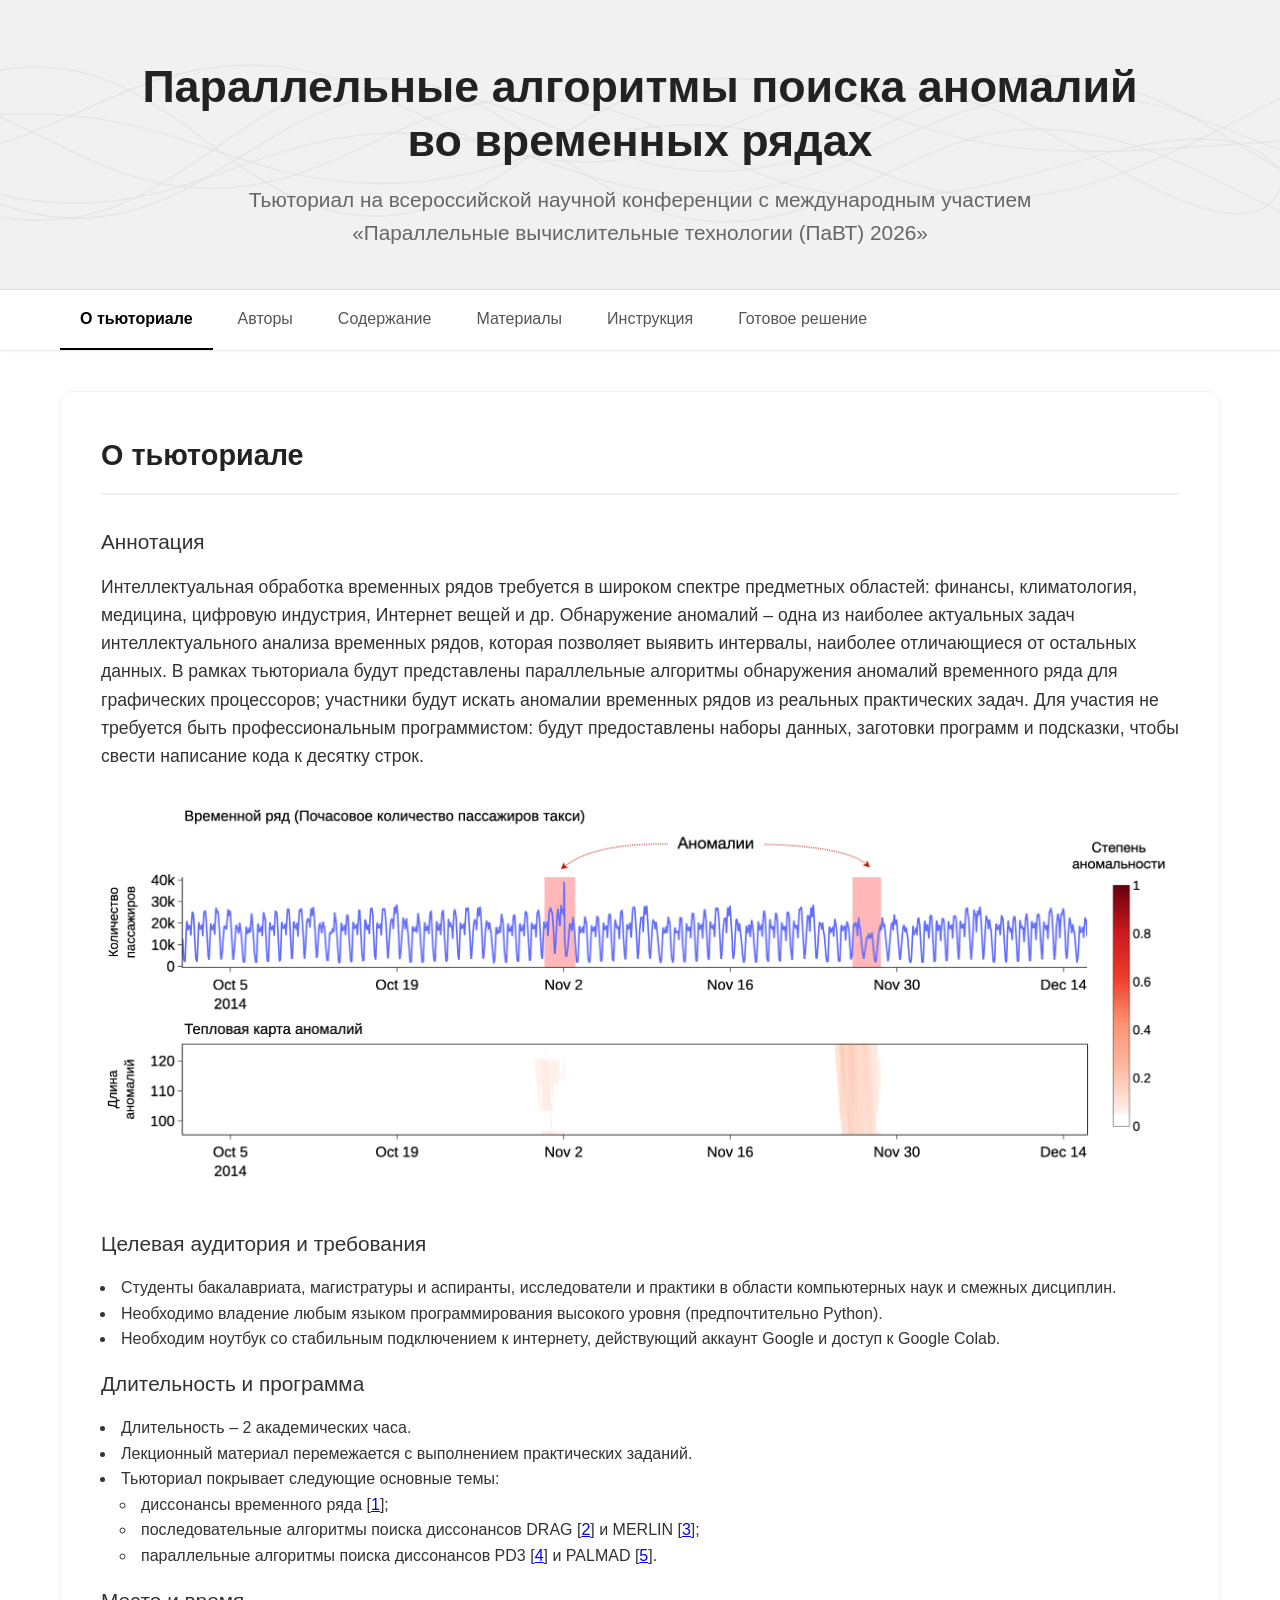
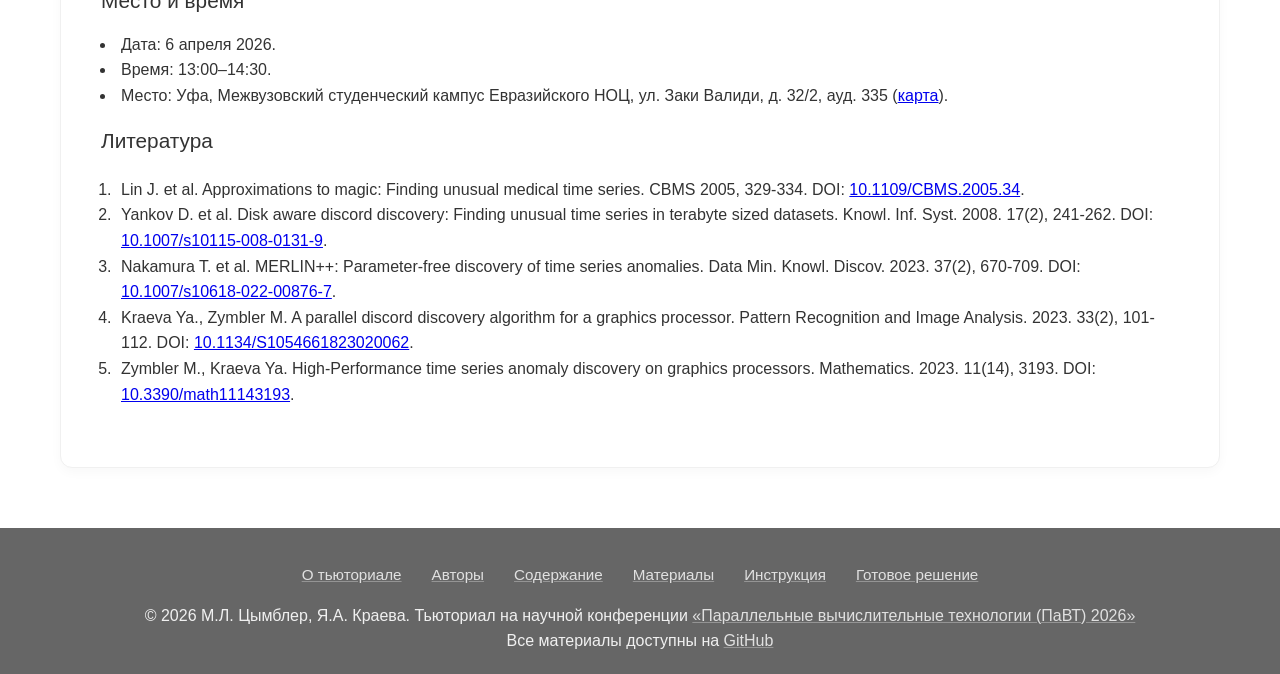
<file: docs/index.html>
<!DOCTYPE html>
<html lang="ru">
<head>
    <meta charset="UTF-8">
    <meta name="viewport" content="width=device-width, initial-scale=0.8">
    <title>О тьюториале | Поиск аномалий во временных рядах | ПаВТ-2026</title>
    <link rel="stylesheet" href="css/style.css">
</head>
<body>
    <!--<div class="container">-->
        <!-- Шапка -->
        <header class="header">
            <div class="header-content">
                <div class="header-text">
                    <h1>Параллельные алгоритмы поиска аномалий во&nbsp;временных рядах</h1>
                    <div class="subtitle" style="font-size: 1.3em; color: #666;">
                        Тьюториал на <a href="https://xn--80ae1bo.xn--p1ai/2026/" style="color: #666; text-decoration: none;">всероссийской научной конференции с международным участием <br> «Параллельные вычислительные технологии (ПаВТ) 2026»</a>
                    </div>
                </div>    
            </div>
        </header>

        <!-- Навигация -->
        <div class="nav-wrapper">
            <nav class="nav-menu">
                <a href="index.html" class="nav-item active">О тьюториале</a>
                    <a href="speakers.html" class="nav-item">Авторы</a>
                    <a href="content.html" class="nav-item">Содержание</a>
                    <a href="materials.html" class="nav-item">Материалы</a>
                    <a href="instruction.html" class="nav-item">Инструкция</a>
                    <a href="solution.html" class="nav-item">Готовое решение</a>
                </nav>
            </nav>
        </div>

        <!-- Контент -->
        <main class="main-content">
            <div class="content">
            <h1 class="page-title">О тьюториале</h1>
            
            <!--<div class="card">-->
            <h2>Аннотация</h2>
            <p style="font-size: 1.1em; margin-bottom: 20px;">
                Интеллектуальная обработка временных рядов требуется в широком спектре предметных областей: финансы, климатология, медицина, цифровую индустрия, Интернет вещей и др. Обнаружение аномалий – одна из наиболее актуальных задач интеллектуального анализа временных рядов, которая позволяет выявить интервалы, наиболее отличающиеся от остальных данных. В рамках тьюториала будут представлены параллельные алгоритмы обнаружения аномалий временного ряда для графических процессоров; участники будут искать аномалии временных рядов из реальных практических задач. Для участия не требуется быть профессиональным программистом: будут предоставлены наборы данных, заготовки программ и подсказки, чтобы свести написание кода к десятку строк.
            </p>
            <!--</div>-->

             <div class="image-gallery">
                <div class="gallery-item">
                    <img src="./img/task.png" alt="Задача поиска аномалий">
                </div>
            </div>
            

            <h2>Целевая аудитория и требования</h2>
            <p style="font-size: 1.1em;">
                <ul style="margin-left: 15px;">
                    <li>Студенты бакалавриата, магистратуры и аспиранты, исследователи и практики в области компьютерных наук и смежных дисциплин.</li>
                    <li>Необходимо владение любым языком программирования высокого уровня (предпочтительно Python).</li>
                    <li>Необходим ноутбук со стабильным подключением к интернету, действующий аккаунт Google и доступ к Google Colab.</li>
                </ul>
            </p>


            <h2>Длительность и программа</h2>
            <p style="font-size: 1.1em;">
                <ul style="margin-left: 15px;">
                    <li>Длительность – 2 академических часа.</li>
                    <li>Лекционный материал перемежается с выполнением практических заданий.</li>
                    <li>Тьюториал покрывает следующие основные темы: 
                        <ul style="margin-left: 15px;">
                            <li>диссонансы временного ряда [<a href="https://doi.org/10.1109/CBMS.2005.34">1</a>];</li>
                            <li>последовательные алгоритмы поиска диссонансов DRAG [<a href="https://doi.org/10.1007/s10115-008-0131-9">2</a>] и MERLIN [<a href="https://doi.org/10.1007/s10618-022-00876-7">3</a>];</li>
                            <li>параллельные алгоритмы поиска диссонансов PD3 [<a href="https://doi.org/10.1134/S1054661823020062">4</a>] и PALMAD [<a href="https://doi.org/10.3390/math11143193">5</a>].</li>
                        </ul>
                </ul>
            </p>

            
            <h2>Место и время</h2>
             <!--<div class="meta-info">-->
            <p style="font-size: 1.1em;">
                <ul style="margin-left: 15px;">
                    <li>Дата: 6 апреля 2026.</li>
                    <li>Время: 13:00–14:30.</li>
                    <li>Место: Уфа, Межвузовский студенческий кампус Евразийского НОЦ, ул. Заки Валиди, д. 32/2, ауд. 335 (<a href="https://yandex.ru/maps/-/CPA3f0-u">карта</a>).</li>
                </ul>
            </p>
            <!--</div>-->

            <h2>Литература</h2>
            <div class="grid-2">
                <ol style="margin-left: 15px;">
                    <li>Lin J. et al. Approximations to magic: Finding unusual medical time series. CBMS 2005, 329-334. DOI: <a href="https://doi.org/10.1109/CBMS.2005.34">10.1109/CBMS.2005.34</a>.</li>
                    <li>Yankov D. et al. Disk aware discord discovery: Finding unusual time series in terabyte sized datasets. Knowl. Inf. Syst. 2008. 17(2), 241-262. DOI: <a href="https://doi.org/10.1007/s10115-008-0131-9">10.1007/s10115-008-0131-9</a>.</li>
                    <li>Nakamura T. et al. MERLIN++: Parameter-free discovery of time series anomalies. Data Min. Knowl. Discov. 2023. 37(2), 670-709. DOI: <a href="https://doi.org/10.1007/s10618-022-00876-7">10.1007/s10618-022-00876-7</a>.</li>
                    <li>Kraeva Ya., Zymbler M. A parallel discord discovery algorithm for a graphics processor. Pattern Recognition and Image Analysis. 2023. 33(2), 101-112. DOI: <a href="https://doi.org/10.1134/S1054661823020062">10.1134/S1054661823020062</a>.</li>
                    <li>Zymbler M., Kraeva Ya. High-Performance time series anomaly discovery on graphics processors. Mathematics. 2023. 11(14), 3193. DOI: <a href="https://doi.org/10.3390/math11143193">10.3390/math11143193</a>.</li>
                </ol>
            </div>
        </div>
        </main>

        <!-- Футер -->
        <footer class="footer">
            <div class="footer-content">
                <div class="footer-links">
                    <a href="index.html">О тьюториале</a>
                    <a href="speakers.html">Авторы</a>
                    <a href="content.html">Содержание</a>
                    <a href="materials.html">Материалы</a>
                    <a href="instruction.html">Инструкция</a>
                    <a href="solution.html">Готовое решение</a>
                </div>
                <p>© 2026 М.Л. Цымблер, Я.А. Краева. Тьюториал на научной конференции <a href="https://xn--80ae1bo.xn--p1ai/2026/">«Параллельные вычислительные технологии (ПаВТ) 2026»</a></p>
                <p>Все материалы доступны на <a href="https://github.com/KraevaYA/pct-tutorial-2026">GitHub</a></p>
            </div>
        </footer>
    </div>
    
    <script src="./js/script.js"></script>
</body>
</html>
</file>
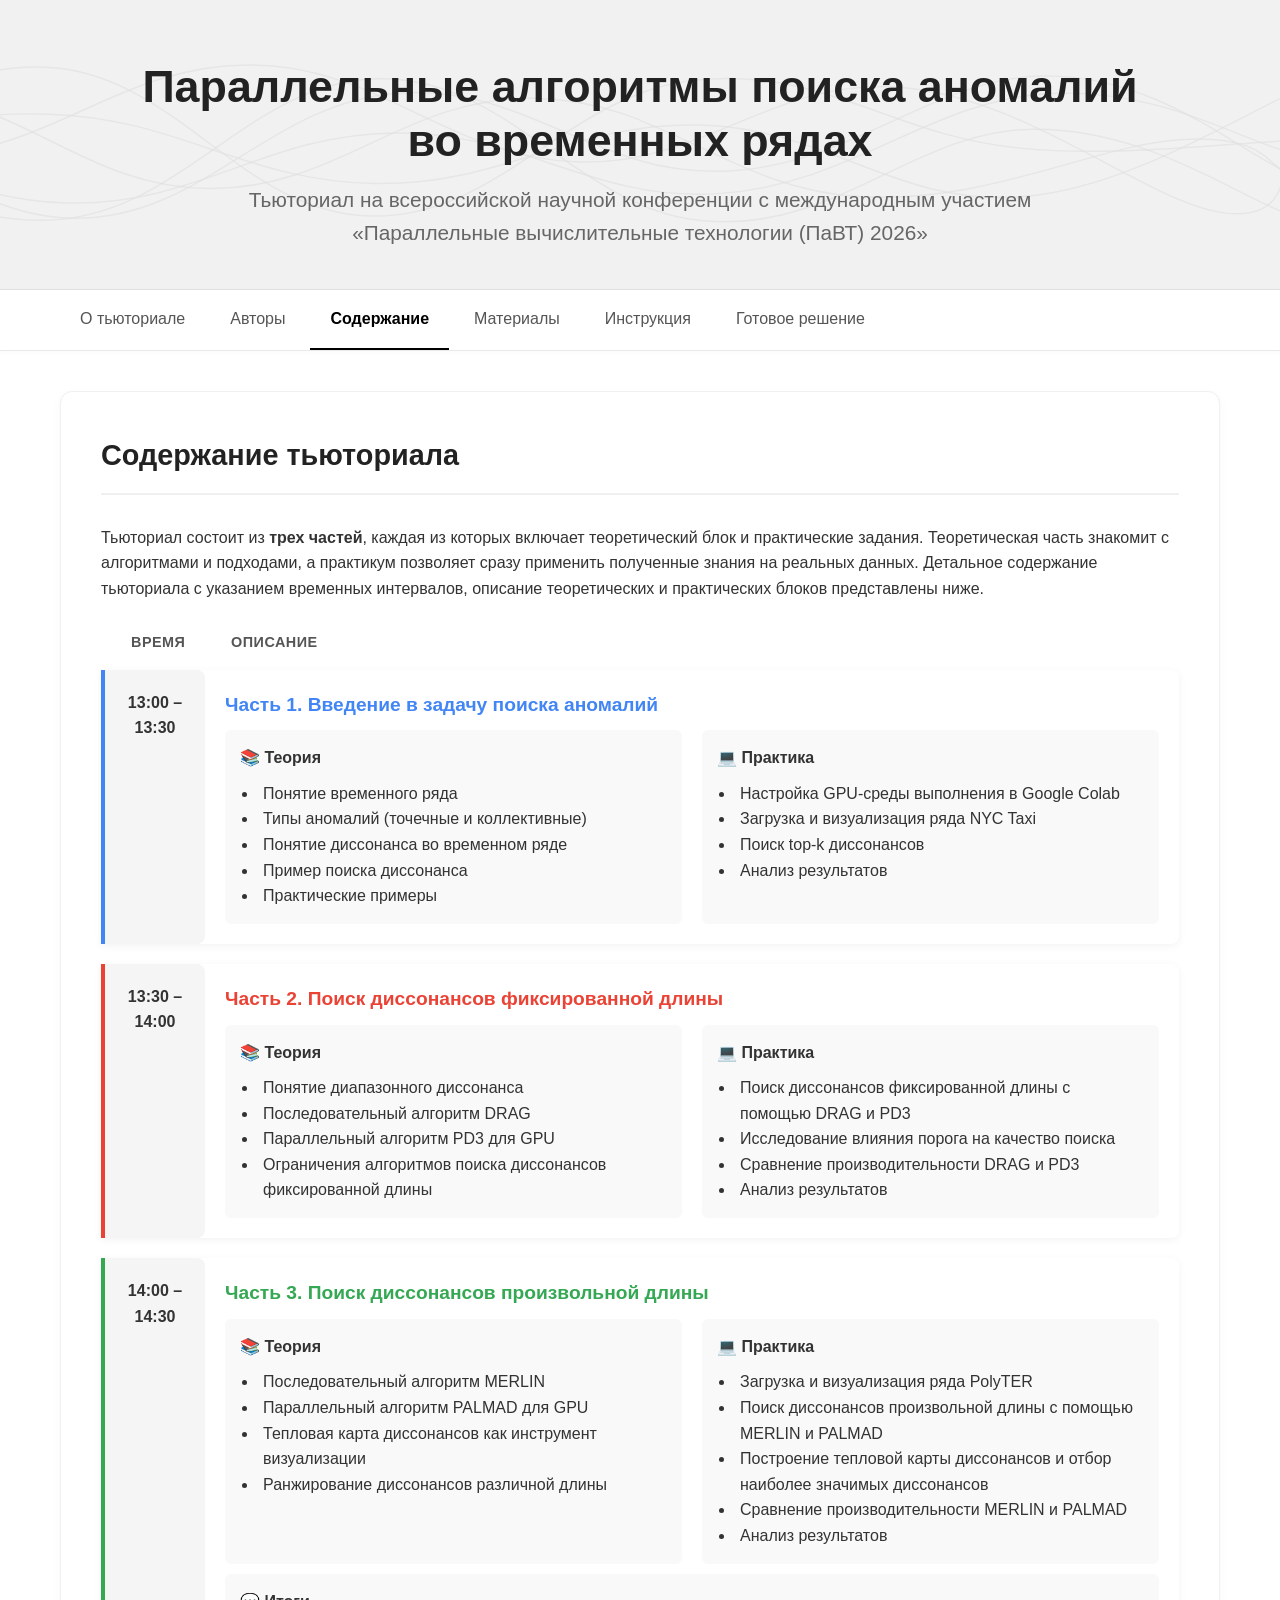
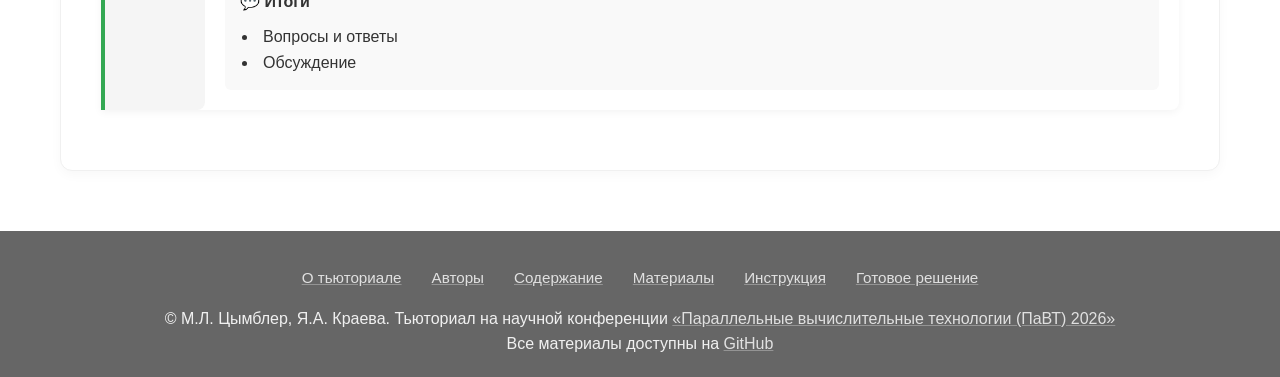
<file: docs/content.html>
<!DOCTYPE html>
<html lang="ru">
<head>
    <meta charset="UTF-8">
    <meta name="viewport" content="width=device-width, initial-scale=0.8">
    <title>Содержание | Поиск аномалий во временных рядах | ПаВТ-2026</title>
    <link rel="stylesheet" href="css/style.css">
</head>
<body>

    <!-- Шапка -->
    <header class="header">
        <div class="header-content">
            <div class="header-text">
                <h1>Параллельные алгоритмы поиска аномалий во&nbsp;временных рядах</h1>
                <div class="subtitle" style="font-size: 1.3em; color: #666;">
                    Тьюториал на <a href="https://xn--80ae1bo.xn--p1ai/2026/" style="color: #666; text-decoration: none;">всероссийской научной конференции с международным участием <br> «Параллельные вычислительные технологии (ПаВТ) 2026»</a>
                </div>
            </div>  
        </div>
    </header>

    <!-- Навигация -->
    <div class="nav-wrapper">
        <nav class="nav-menu">
            <a href="index.html" class="nav-item">О тьюториале</a>
                <a href="speakers.html" class="nav-item">Авторы</a>
                <a href="content.html" class="nav-item active">Содержание</a>
                <a href="materials.html" class="nav-item">Материалы</a>
                <a href="instruction.html" class="nav-item">Инструкция</a>
                <a href="solution.html" class="nav-item">Готовое решение</a>
            </nav>
        </nav>
    </div>

    <main class="main-content">
        <div class="content">
            <h1 class="page-title">Содержание тьюториала</h1>

            <p style="margin-bottom: 20px;">Тьюториал состоит из <strong>трех частей</strong>, каждая из которых включает теоретический блок и практические задания. 
                Теоретическая часть знакомит с алгоритмами и подходами, а практикум позволяет сразу применить полученные знания на реальных данных. Детальное содержание тьюториала с указанием временных интервалов, описание теоретических и практических блоков представлены ниже.</p>

            <!-- Заголовки колонок -->
            <div class="columns-header">
                <div class="col-time">ВРЕМЯ</div>
                <div class="col-content">ОПИСАНИЕ</div>
            </div>
        
            <!-- Часть 1 -->
            <div class="timeline-item part1">
                <div class="timeline-time">13:00 – 13:30</div>
                <div class="timeline-content">
                    <div class="timeline-title" style="color: #4285f4;">Часть 1. Введение в задачу поиска аномалий</div>
                    <div class="split-content">
                        <div class="theory-block">
                            <h4>📚 Теория</h4>
                            <ul style="margin:0; padding-left:18px;">
                                <li>Понятие временного ряда</li>
                                <li>Типы аномалий (точечные и коллективные)</li>
                                <li>Понятие диссонанса во временном ряде</li>
                                <li>Пример поиска диссонанса</li>
                                <li>Практические примеры</li>
                            </ul>
                        </div>
                        <div class="practice-block">
                            <h4>💻 Практика</h4>
                            <ul style="margin:0; padding-left:18px;">
                                <li>Настройка GPU-среды выполнения в Google Colab</li>
                                <li>Загрузка и визуализация ряда NYC Taxi</li>
                                <li>Поиск top-k диссонансов</li>
                                <li>Анализ результатов</li>
                            </ul>
                        </div>
                    </div>
                </div>
            </div>
        
            <!-- Часть 2 -->
            <div class="timeline-item part2">
                <div class="timeline-time">13:30 – 14:00</div>
                <div class="timeline-content">
                    <div class="timeline-title" style="color: #ea4335;">Часть 2. Поиск диссонансов фиксированной длины</div>
                    <div class="split-content">
                        <div class="theory-block">
                            <h4>📚 Теория</h4>
                            <ul style="margin:0; padding-left:18px;">
                                <li>Понятие диапазонного диссонанса</li>
                                <li>Последовательный алгоритм DRAG</li>
                                <li>Параллельный алгоритм PD3 для GPU</li>
                                <li>Ограничения алгоритмов поиска диссонансов фиксированной длины</li>
                            </ul>
                        </div>
                        <div class="practice-block">
                            <h4>💻 Практика</h4>
                            <ul style="margin:0; padding-left:18px;">
                                <li>Поиск диссонансов фиксированной длины с помощью DRAG и PD3</li>
                                <li>Исследование влияния порога на качество поиска</li>
                                <li>Сравнение производительности DRAG и PD3</li>
                                <li>Анализ результатов</li>
                            </ul>
                        </div>
                    </div>
                </div>
            </div>

            <!-- Часть 3 -->
            <div class="timeline-item part3">
                <div class="timeline-time">14:00 – 14:30</div>
                <div class="timeline-content">
                    <div class="timeline-title" style="color: #34a853;">Часть 3. Поиск диссонансов произвольной длины</div>
                    <div class="split-content">
                        <div class="theory-block">
                            <h4>📚 Теория</h4>
                            <ul style="margin:0; padding-left:18px;">
                                <li>Последовательный алгоритм MERLIN</li>
                                <li>Параллельный алгоритм PALMAD для GPU</li>
                                <li>Тепловая карта диссонансов как инструмент визуализации</li>
                                <li>Ранжирование диссонансов различной длины</li>
                            </ul>
                        </div>
                        <div class="practice-block">
                            <h4>💻 Практика</h4>
                            <ul style="margin:0; padding-left:18px;">
                                <li>Загрузка и визуализация ряда PolyTER</a></li>
                                <li>Поиск диссонансов произвольной длины с помощью MERLIN и PALMAD</li>
                                <li>Построение тепловой карты диссонансов и отбор наиболее значимых диссонансов</li>
                                <li>Сравнение производительности MERLIN и PALMAD</li>
                                <li>Анализ результатов</li>
                            </ul>
                        </div>
                    </div>

                    <div class="theory-block" style="margin-top: 10px;">
                        <h4>💬 Итоги</h4>  
                        <ul style="margin:0; padding-left:18px;">
                            <li>Вопросы и ответы</li>
                            <li>Обсуждение</li>
                        </ul>
                    </div>
                </div>
            </div>
            
        </div>
    </main>

    <footer class="footer">
        <div class="footer-content">
            <div class="footer-links">
                <a href="index.html">О тьюториале</a>
                <a href="speakers.html">Авторы</a>
                <a href="content.html">Содержание</a>
                <a href="materials.html">Материалы</a>
                <a href="instruction.html">Инструкция</a>
                <a href="solution.html">Готовое решение</a>
            </div>
            <p>© М.Л. Цымблер, Я.А. Краева. Тьюториал на научной конференции <a href="https://xn--80ae1bo.xn--p1ai/2026/">«Параллельные вычислительные технологии (ПаВТ) 2026»</a></p>
            <p>Все материалы доступны на <a href="https://github.com/KraevaYA/pct-tutorial-2026">GitHub</a></p>
        </div>
    </footer>
    
    <script src="./js/script.js"></script>
</body>
</html>
</file>
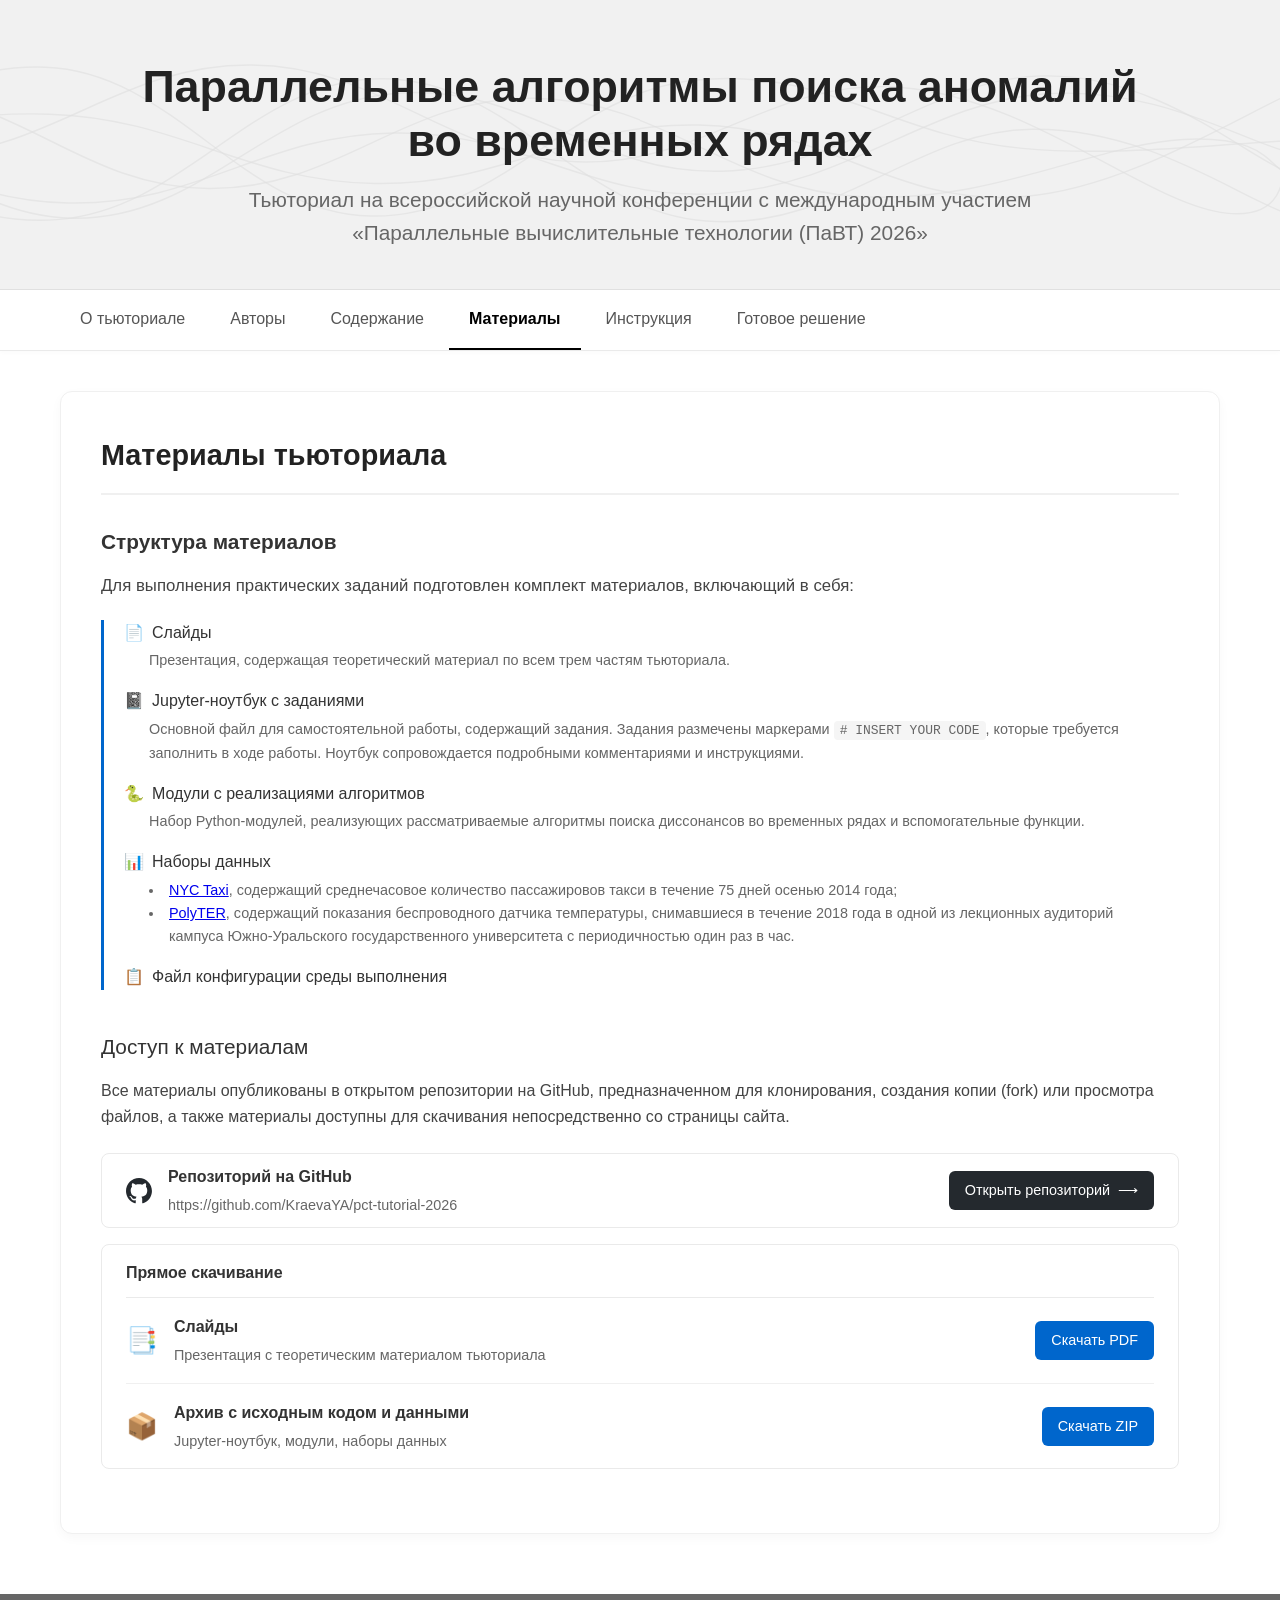
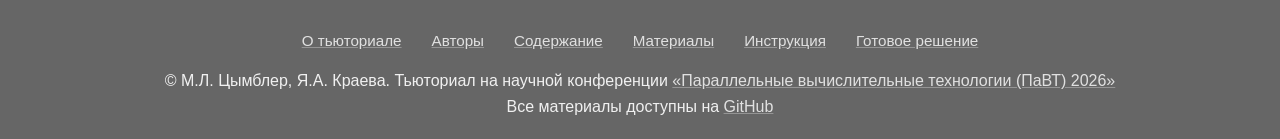
<file: docs/materials.html>
<!DOCTYPE html>
<html lang="ru">
<head>
    <meta charset="UTF-8">
    <meta name="viewport" content="width=device-width, initial-scale=0.8">
    <title>Материалы | Поиск аномалий во временных рядах | ПаВТ-2026</title>
    <link rel="stylesheet" href="css/style.css">
</head>
<body>

    <!-- Шапка -->
    <header class="header">
        <div class="header-content">
            <div class="header-text">
                <h1>Параллельные алгоритмы поиска аномалий во&nbsp;временных рядах</h1>
                <div class="subtitle" style="font-size: 1.3em; color: #666;">
                    Тьюториал на <a href="https://xn--80ae1bo.xn--p1ai/2026/" style="color: #666; text-decoration: none;">всероссийской научной конференции с международным участием <br> «Параллельные вычислительные технологии (ПаВТ) 2026»</a>
                </div>
            </div>
        </div>
    </header>

    <!-- Навигация -->
    <div class="nav-wrapper">
        <nav class="nav-menu">
            <a href="index.html" class="nav-item">О тьюториале</a>
                <a href="speakers.html" class="nav-item">Авторы</a>
                <a href="content.html" class="nav-item">Содержание</a>
                <a href="materials.html" class="nav-item active">Материалы</a>
                <a href="instruction.html" class="nav-item ">Инструкция</a>
                <a href="solution.html" class="nav-item">Готовое решение</a>
            </nav>
        </nav>
    </div>

    <main class="main-content">
        <div class="content">
            <h1 class="page-title">Материалы тьюториала</h1>
            
            <!-- Введение со списком -->
            <h2 style="font-weight: 600;">Структура материалов</h2>
            <p class="intro-text">Для выполнения практических заданий подготовлен комплект материалов, включающий в себя:</p>
            <div style="background: #ffffff; border-left: 3px solid #0066cc; padding: 0px 20px; border-radius: 0 6px 6px 0; margin-bottom: 24px;">
        
                <div style="margin-bottom: 16px;">
                    <div style="display: flex; align-items: center; gap: 8px; margin-bottom: 4px;">
                        <span style="font-size: 1em;">📄️</span>
                        <span style="font-weight: 500;">Слайды</span>
                    </div>
                    <p style="color: #666; font-size: 0.9em; margin: 0 0 0 25px;">
                        Презентация, содержащая теоретический материал по всем трем частям тьюториала.
                    </p>
                </div>
                
                <div style="margin-bottom: 16px;">
                    <div style="display: flex; align-items: center; gap: 8px; margin-bottom: 4px;">
                        <span style="font-size: 1em;">📓</span>
                        <span style="font-weight: 500;">Jupyter-ноутбук с заданиями</span>
                    </div>
                    <p style="color: #666; font-size: 0.9em; margin: 0 0 0 25px;">
                        Основной файл для самостоятельной работы, содержащий задания. Задания размечены маркерами <code># INSERT YOUR CODE</code>, которые требуется заполнить в ходе работы. Ноутбук сопровождается подробными комментариями и инструкциями.
                    </p>
                </div>
                
                <div style="margin-bottom: 16px;">
                    <div style="display: flex; align-items: center; gap: 8px; margin-bottom: 4px;">
                        <span style="font-size: 1em;">🐍</span>
                        <span style="font-weight: 500;">Модули с реализациями алгоритмов</span>
                    </div>
                    <p style="color: #666; font-size: 0.9em; margin: 0 0 0 25px;">
                        Набор Python-модулей, реализующих рассматриваемые алгоритмы поиска диссонансов во временных рядах и вспомогательные функции.
                    </p>
                </div>
                
                <div style="margin-bottom: 16px;">
                    <div style="display: flex; align-items: center; gap: 8px; margin-bottom: 4px;">
                        <span style="font-size: 1em;">📊</span>
                        <span style="font-weight: 500;">Наборы данных</span>
                    </div>
                    <div style="color: #666; font-size: 0.9em; margin: 0 0 0 40px;">
                        <ul>
                            <li><a href="https://doi.org/10.1109/ICMLA.2015.141">NYC Taxi</a>, содержащий среднечасовое количество пассажировов такси в течение 75 дней осенью 2014 года;</li>
                            <li><a href="https://doi.org/10.14529/cmse210302">PolyTER</a>, содержащий показания беспроводного датчика температуры, снимавшиеся в течение 2018 года в одной из лекционных аудиторий кампуса Южно-Уральского государственного университета с периодичностью один раз в час.</li>
                        </ul>
                    </div>
                </div>
                
                <div>
                    <div style="display: flex; align-items: center; gap: 8px; margin-bottom: 4px;">
                        <span style="font-size: 1em;">📋</span>
                        <span style="font-weight: 500;">Файл конфигурации среды выполнения</span>
                    </div>
                </div>
            </div>
        

            <!-- Доступ к материалам -->
            <h2 style="margin-top: 40px;">Доступ к материалам</h2>

            <p style="color: #444; margin-bottom: 24px;">Все материалы опубликованы в открытом репозитории на GitHub, предназначенном для клонирования, создания копии (fork) или просмотра файлов, а также материалы доступны для скачивания непосредственно со страницы сайта.</p>

            <div class="access-section">
                <!-- GitHub -->
                <div class="access-card">
                    <div class="access-card-content">
                        <div class="access-card-icon">
                            <svg width="32" height="32" viewBox="0 0 24 24" fill="#24292e">
                                <path d="M12 0c-6.626 0-12 5.373-12 12 0 5.302 3.438 9.8 8.207 11.387.599.111.793-.261.793-.577v-2.234c-3.338.726-4.033-1.416-4.033-1.416-.546-1.387-1.333-1.756-1.333-1.756-1.089-.745.083-.729.083-.729 1.205.084 1.839 1.237 1.839 1.237 1.07 1.834 2.807 1.304 3.492.997.108-.775.418-1.305.762-1.604-2.665-.3-5.466-1.332-5.466-5.93 0-1.31.465-2.38 1.235-3.22-.135-.303-.54-1.523.105-3.176 0 0 1.005-.322 3.3 1.23.96-.267 1.98-.399 3-.405 1.02.006 2.04.138 3 .405 2.28-1.552 3.285-1.23 3.285-1.23.645 1.653.24 2.873.12 3.176.765.84 1.23 1.91 1.23 3.22 0 4.61-2.805 5.625-5.475 5.92.42.36.81 1.096.81 2.22v3.293c0 .319.192.694.801.576 4.765-1.589 8.199-6.086 8.199-11.386 0-6.627-5.373-12-12-12z"/>
                            </svg>
                        </div>
                        <div class="access-card-text">
                            <div class="access-card-title">Репозиторий на GitHub</div>
                            <div class="access-card-desc">https://github.com/KraevaYA/pct-tutorial-2026</div>
                        </div>
                    </div>
                    <a href="https://github.com/KraevaYA/pct-tutorial-2026" class="btn-github">Открыть репозиторий <span>⟶</span></a>
                </div>

                <!-- Прямое скачивание -->
                <div class="download-group">
                    <div class="download-group-header">Прямое скачивание</div>
                    
                    <!-- Слайды лекций -->
                    <div class="download-item">
                        <div class="download-item-content">
                            <span class="access-card-icon">📑</span>
                            <div class="access-card-text">
                                <div class="access-card-title">Слайды</div>
                                <div class="access-card-desc">Презентация с теоретическим материалом тьюториала</div>
                            </div>
                        </div>
                        <a href="https://raw.githubusercontent.com/KraevaYA/tutorial/main/docs/materials/slides.pdf" class="btn-download">Скачать PDF</a>
                    </div>
                    
                    <!-- Архив с исходным кодом и данными -->
                    <div class="download-item">
                        <div class="download-item-content">
                            <span class="access-card-icon">📦</span>
                            <div class="access-card-text">
                                <div class="access-card-title">Архив с исходным кодом и данными</div>
                                <div class="access-card-desc">Jupyter-ноутбук, модули, наборы данных</div>
                            </div>
                        </div>
                        <a href="https://raw.githubusercontent.com/KraevaYA/tutorial/main/docs/materials/pct-tutorial-2026.zip" class="btn-download">Скачать ZIP</a>
                    </div>
                </div>
            </div>
           
        </div>
    </main>

    <footer class="footer">
        <div class="footer-content">
            <div class="footer-links">
                <a href="index.html">О тьюториале</a>
                <a href="speakers.html">Авторы</a>
                <a href="content.html">Содержание</a>
                <a href="materials.html">Материалы</a>
                <a href="instruction.html">Инструкция</a>
                <a href="solution.html">Готовое решение</a>
            </div>
            <p>© М.Л. Цымблер, Я.А. Краева. Тьюториал на научной конференции <a href="https://xn--80ae1bo.xn--p1ai/2026/">«Параллельные вычислительные технологии (ПаВТ) 2026»</a></p>
            <p>Все материалы доступны на <a href="https://github.com/KraevaYA/pct-tutorial-2026">GitHub</a></p>
        </div>
    </footer>
    
    <script src="js/script.js"></script>
    <script>
    document.addEventListener('DOMContentLoaded', function() {
        const allCopyButtons = document.querySelectorAll('.copy-btn');
        
        allCopyButtons.forEach(button => {
            button.addEventListener('click', function() {
                const codeBlock = this.closest('.code-block');
                if (!codeBlock) return;
                
                const codeElement = codeBlock.querySelector('code');
                if (!codeElement) return;
                
                const text = codeElement.innerText;
                
                navigator.clipboard.writeText(text).then(() => {
                    const originalHTML = this.innerHTML;
                    const originalBg = this.style.backgroundColor;
                    const originalColor = this.style.color;
                    
                    // Галочка серого цвета (как исходная иконка)
                    this.innerHTML = `
                        <svg width="14" height="14" viewBox="0 0 24 24" fill="none" stroke="#666" stroke-width="2" stroke-linecap="round" stroke-linejoin="round">
                            <polyline points="20 6 9 17 4 12"></polyline>
                        </svg>
                        Копировать
                    `;
                    this.style.backgroundColor = originalBg;
                    this.style.color = '#666';
                    
                    setTimeout(() => {
                        this.innerHTML = originalHTML;
                        this.style.backgroundColor = originalBg;
                        this.style.color = originalColor;
                    }, 2000);
                }).catch(err => {
                    console.error('Ошибка копирования:', err);
                    alert('Не удалось скопировать текст. Пожалуйста, скопируйте вручную (Ctrl+C).');
                });
            });
        });
    });
    </script>
</body>
</html>
</file>
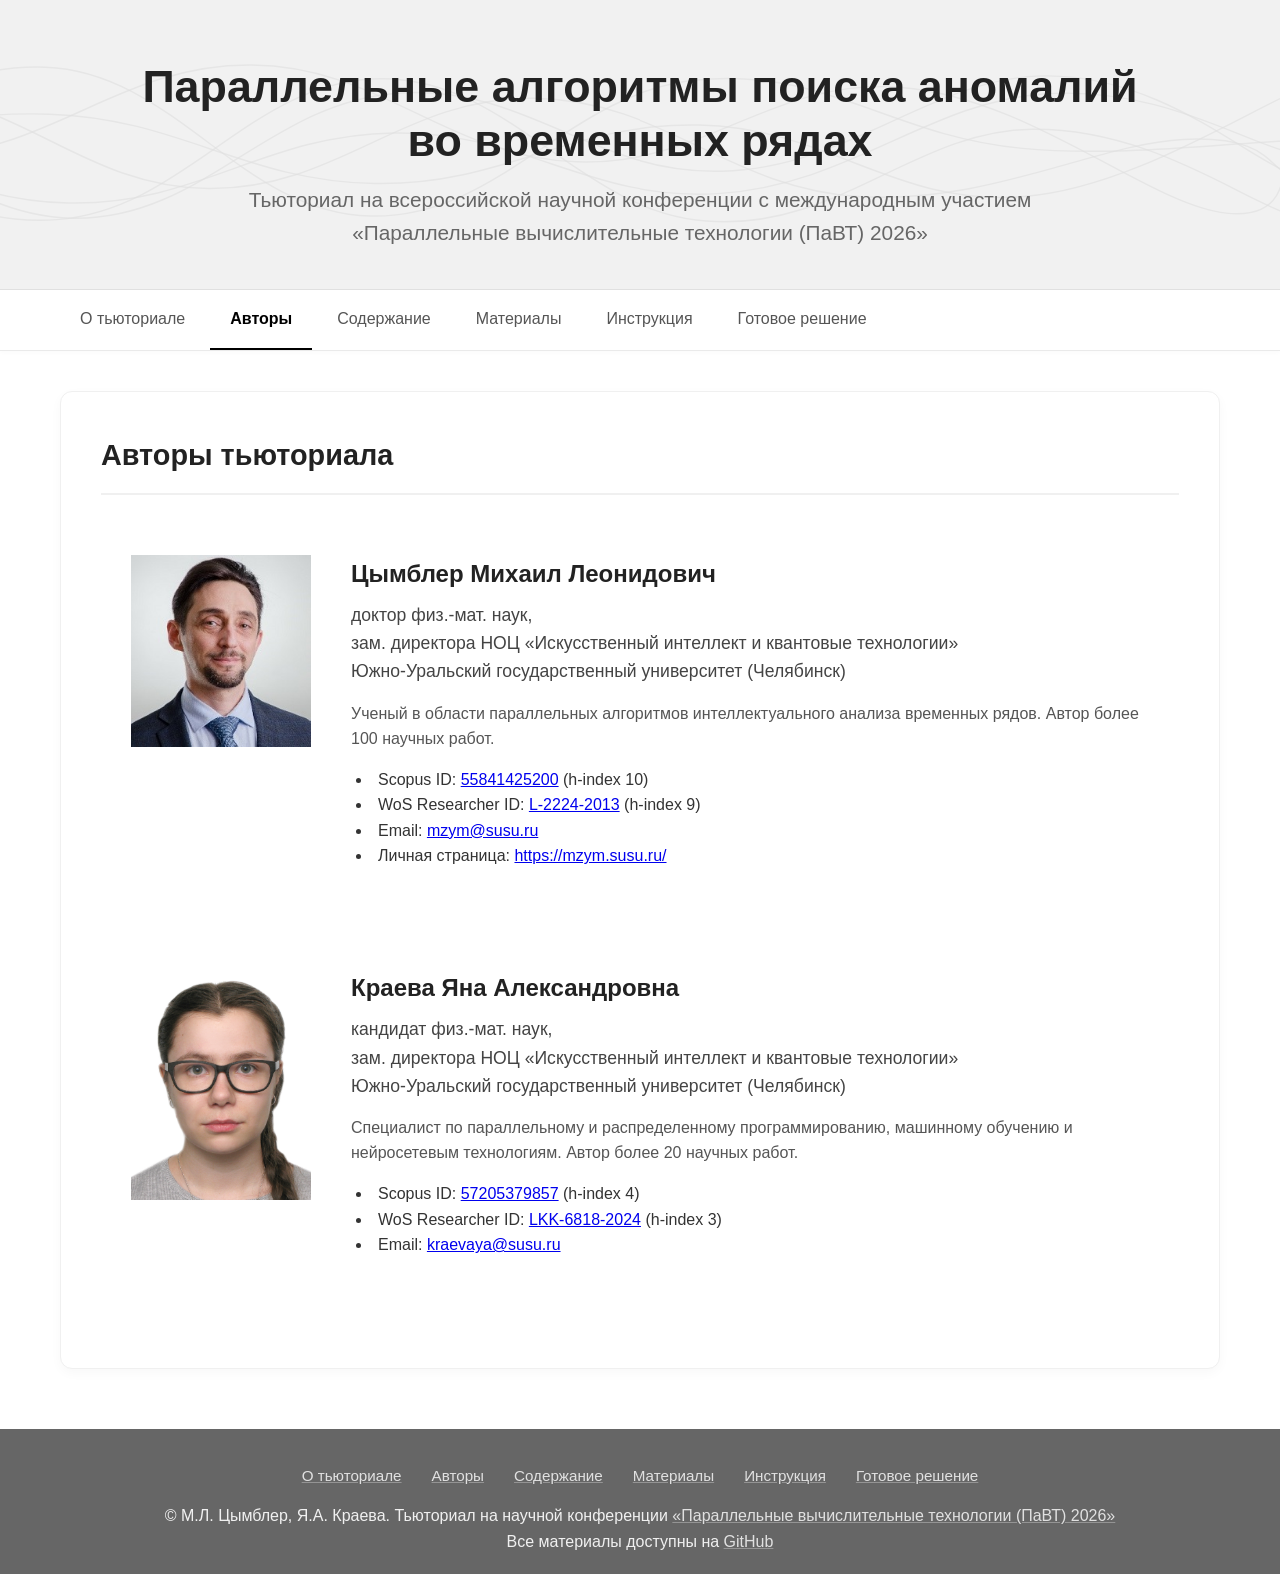
<file: docs/speakers.html>
<!DOCTYPE html>
<html lang="ru">
<head>
    <meta charset="UTF-8">
    <meta name="viewport" content="width=device-width, initial-scale=0.8">
    <title>Авторы | Поиск аномалий во временных рядах | ПаВТ-2026</title>
    <link rel="stylesheet" href="css/style.css">
</head>
<body>

    <!-- Шапка -->
    <header class="header">
        <div class="header-content">
            <div class="header-text">
                <h1>Параллельные алгоритмы поиска аномалий во&nbsp;временных рядах</h1>
                <div class="subtitle" style="font-size: 1.3em; color: #666;">
                Тьюториал на <a href="https://xn--80ae1bo.xn--p1ai/2026/" style="color: #666; text-decoration: none;">всероссийской научной конференции с международным участием <br> «Параллельные вычислительные технологии (ПаВТ) 2026»</a>
                </div> 
            </div>  
        </div>
    </header>

    <!-- Навигация -->
    <div class="nav-wrapper">
        <nav class="nav-menu">
            <a href="index.html" class="nav-item">О тьюториале</a>
                <a href="speakers.html" class="nav-item active">Авторы</a>
                <a href="content.html" class="nav-item">Содержание</a>
                <a href="materials.html" class="nav-item">Материалы</a>
                <a href="instruction.html" class="nav-item">Инструкция</a>
                <a href="solution.html" class="nav-item">Готовое решение</a>
            </nav>
        </nav>
    </div>

    <!-- Контент -->
    <main class="main-content">
        <div class="content">
            <h1 class="page-title">Авторы тьюториала</h1>
           
            <div class="speaker-row">
                <div class="speaker-photo">
                    <img src="./img/zymbler-photo.jpeg">
                </div>

                <div class="speaker-info">
                    <div class="speaker-name">Цымблер Михаил Леонидович</div>
                    <div class="speaker-title">доктор физ.-мат. наук,<br> зам. директора НОЦ «Искусственный интеллект и квантовые технологии» <br>Южно-Уральский государственный университет (Челябинск)</div>
                    <p style="margin: 15px 0; color: #555;">
                        Ученый в области параллельных алгоритмов интеллектуального анализа временных рядов.
                        Автор более 100 научных работ.
                    </p>
                    <li>Scopus ID: <a href="https://www.scopus.com/authid/detail.url?authorId=55841425200">55841425200</a> (h-index 10)</li>
                    <li>WoS Researcher ID: <a href="https://www.researcherid.com/rid/L-2224-2013">L-2224-2013</a> (h-index 9)</a></li>
                    <li>Email: <a href="mailto:mzym@susu.ru">mzym@susu.ru</a></li>
                    <li>Личная страница: <a href="https://mzym.susu.ru/">https://mzym.susu.ru/</a></li>
                </div>
            </div>


            <div class="speaker-row">
                <div class="speaker-photo">
                    <img src="./img/kraeva-photo.jpg">
                </div>
                
                <div class="speaker-info">
                
                    <div class="speaker-name">Краева Яна Александровна</div>
                    <div class="speaker-title">кандидат физ.-мат. наук,<br> зам. директора НОЦ «Искусственный интеллект и квантовые технологии» <br>Южно-Уральский государственный университет (Челябинск)</div>
                    <p style="margin: 15px 0; color: #555;">
                         Cпециалист по параллельному и распределенному программированию, машинному обучению и нейросетевым технологиям. Автор более 20 научных работ.
                    </p>
                    <li>Scopus ID: <a href="https://www.scopus.com/authid/detail.url?authorId=57205379857">57205379857</a> (h-index 4)</li>
                    <li>WoS Researcher ID: <a href="https://www.researcherid.com/rid/LKK-6818-2024">LKK-6818-2024</a> (h-index 3)</li>
                    <li>Email: <a href="mailto:kraevaya@susu.ru">kraevaya@susu.ru</a></li>
                </div>
            </div>
        </div>
    </main>

    <footer class="footer">
        <div class="footer-content">
            <div class="footer-links">
                <a href="index.html">О тьюториале</a>
                <a href="speakers.html">Авторы</a>
                <a href="content.html">Содержание</a>
                <a href="materials.html">Материалы</a>
                <a href="instruction.html">Инструкция</a>
                <a href="solution.html">Готовое решение</a>
            </div>
            <p>© М.Л. Цымблер, Я.А. Краева. Тьюториал на научной конференции <a href="https://xn--80ae1bo.xn--p1ai/2026/">«Параллельные вычислительные технологии (ПаВТ) 2026»</a></p>
            <p>Все материалы доступны на <a href="https://github.com/KraevaYA/pct-tutorial-2026">GitHub</a></p>
        </div>
    </footer>
    
    <script src="./js/script.js"></script>
</body>
</html>
</file>
<file: docs/css/style.css>
/* ========== ОСНОВНЫЕ СТИЛИ ========== */
* {
    margin: 0;
    padding: 0;
    box-sizing: border-box;
}

body {
    font-family: -apple-system, BlinkMacSystemFont, 'Segoe UI', Roboto, Oxygen, Ubuntu, Cantarell, sans-serif;
    line-height: 1.6;
    color: #333;
    background: #ffffff;
}

li {
    padding-left: 5px;
}

/* ========== ШАПКА ========== */
.header {
    background: #f1f1f1;  /* Светло-серая шапка */
    color: #333;
    padding: 60px 0 40px 0;
    width: 100%;
    position: relative;
    overflow: hidden;
    border-bottom: 1px solid #e0e0e0;
    text-align: center;
}

.header::before {
    content: '';
    position: absolute;
    top: 0;
    left: 0;
    right: 0;
    bottom: 0;
    background-image: url('../img/background.svg');
    background-size: cover;
    background-position: center;
    opacity: 0.08;
    pointer-events: none;
}

.header-content {
    max-width: 1200px;
    margin: 0 auto;
    padding: 0 20px;
    position: relative;
    z-index: 2;
    display: flex;
    align-items: center;
    gap: 30px;
    flex-wrap: wrap;
    text-align: center;
    flex-direction: column;
}

.conference-logo {
    flex: 0 0 80px;
    height: 80px;
    background: white;
    border-radius: 12px;
    display: flex;
    align-items: center;
    justify-content: center;
    box-shadow: 0 4px 10px rgba(0,0,0,0.05);
    border: 1px solid #e0e0e0;
}

.conference-logo img {
    max-width: 60px;
    max-height: 60px;
}

.conference-logo-placeholder {
    width: 80px;
    height: 80px;
    background: white;
    border-radius: 12px;
    display: flex;
    align-items: center;
    justify-content: center;
    font-weight: bold;
    font-size: 1.1em;
    color: #666;
    border: 1px solid #ddd;
}

.header-text {
    /*flex: 1;*/
    width: 100%;
    text-align: center;
}

.header h1 {
    font-size: 2.8em;
    font-weight: 600;
    margin-bottom: 15px;
    line-height: 1.2;
    color: #222;
}

.header .subtitle {
    font-size: 1.3em;
    color: #666;
    /*margin-bottom: 20px;*/
    font-weight: 300;
}

.conference-badge {
    display: inline-block;
    background: white;
    color: #333;
    padding: 6px 16px;
    border-radius: 30px;
    font-size: 1em;
    margin-bottom: 15px;
    border: 1px solid #ddd;
    box-shadow: 0 2px 4px rgba(0,0,0,0.02);
}

.meta-info {
    display: flex;
    gap: 15px;
    flex-wrap: wrap;
}

.meta-item {
    display: flex;
    align-items: center;
    gap: 6px;
    background: white;
    padding: 6px 14px;
    border-radius: 30px;
    font-size: 0.9em;
    color: #555;
    border: 1px solid #e0e0e0;
    box-shadow: 0 2px 4px rgba(0,0,0,0.02);
}

/* ========== НАВИГАЦИЯ ========== */
.nav-wrapper {
    background: white;
    border-bottom: 1px solid #eaeaea;
    width: 100%;
    box-shadow: 0 2px 4px rgba(0,0,0,0.02);
}

.nav-menu {
    max-width: 1200px;
    margin: 0 auto;
    display: flex;
    gap: 5px;
    padding: 0 20px;
    flex-wrap: wrap;
}

.nav-item {
    padding: 16px 20px;
    color: #555;
    text-decoration: none;
    font-weight: 500;
    font-size: 1em;
    transition: all 0.2s;
    border-bottom: 2px solid transparent;
}

.nav-item:hover {
    color: #000;
    border-bottom-color: #000;
}

.nav-item.active {
    color: #000;
    border-bottom-color: #000;
    font-weight: 600;
}

/* ========== ОСНОВНОЙ КОНТЕНТ ========== */
.main-content {
    max-width: 1200px;
    margin: 40px auto;
    padding: 0 20px;
}

.content {
    background: white;
    border-radius: 12px;
    padding: 40px;
    box-shadow: 0 4px 12px rgba(0,0,0,0.03);
    border: 1px solid #f0f0f0;
}

.content h1 {
    font-size: 2.2em;
    color: #222;
    margin-bottom: 30px;
    padding-bottom: 15px;
    border-bottom: 2px solid #f0f0f0;
    font-weight: 600;
}

.content h2 {
    font-size: 1.3em;
    color: #333;
    margin: 15px 0 15px;
    font-weight: 500;
}

.content h3 {
    font-size: 1.1em;
    color: #444;
    margin: 0px 0 15px;
    font-weight: 500;
}

 .page-title {
    font-size: 1.8em!important;
 }


/* ========== ГАЛЕРЕЯ ИЗОБРАЖЕНИЙ ========== */
.image-gallery {
    display: grid;
    grid-template-columns: repeat(auto-fit, minmax(300px, 1fr));
    gap: 25px;
    margin: 30px 0;
}

.gallery-item {
    /*background: #f9f9f9;
    border-radius: 8px;*/
    /*padding: 20px;*/
    /*border: 1px solid #eee;*/
    transition: all 0.2s;
}


.gallery-item img {
    width: 100%;
    height: auto;
    /*border-radius: 6px;*/
    /*margin-bottom: 15px;*/
    /*border: 1px solid #eee;*/
}

.gallery-caption {
    font-size: 0.95em;
    color: #666;
    text-align: center;
}

.gallery-caption strong {
    color: #333;
}

/* ========== СЕТКИ ========== */
.grid-2 {
    display: grid;
    grid-template-columns: repeat(auto-fit, minmax(300px, 1fr));
    gap: 25px;
    margin: 20px 0;
}

.grid-3 {
    display: grid;
    grid-template-columns: repeat(auto-fit, minmax(250px, 1fr));
    gap: 25px;
    margin: 20px 0;
}

/* ========== КНОПКИ ========== */
.btn {
    display: inline-block;
    padding: 5px 20px;
    border-radius: 6px;
    text-decoration: none;
    font-weight: 500;
    transition: all 0.2s;
    border: 1px solid transparent;
    cursor: pointer;
    font-size: 0.95em;
}

.btn-primary {
    background: #0066cc;
    color: white;
}

.btn-outline {
    background: transparent;
    border: 1px solid #333;
    color: #333;
}

.btn-open {
    background: #FFE0B2; 
    color: black; 
    border: 1px solid #ffe0b2;
}


/* ========== ТАБЛИЦА ПРОГРАММЫ ========== */
.columns-header {
    display: flex;
    margin: 30px 0 15px;
    padding: 0 10px;
    font-weight: 600;
    color: #555;
    text-transform: uppercase;
    font-size: 0.9em;
    letter-spacing: 0.5px;
}

.col-time {
    flex: 0 0 100px;
    padding-left: 20px;
}

.col-content {
    flex: 1;
    padding-left: 20px;
}
.timeline-container {
    margin: 30px 0;
}

.timeline-item {
    display: flex;
    margin-bottom: 20px;
    /*border-left: 4px solid #333;*/
    background: white;
    border-radius: 0 8px 8px 0;
    box-shadow: 0 2px 8px rgba(0,0,0,0.05);
    transition: all 0.2s;
}

.timeline-item.part1 {
    border-left: 4px solid #4285f4;
}

.timeline-item.part2 {
    border-left: 4px solid #ea4335;
}
    
.timeline-item.part3 {
    border-left: 4px solid #34a853;
}
    

.timeline-time {
    flex: 0 0 100px;
    padding: 20px;
    background: #f5f5f5;
    font-weight: 600;
    color: #333;
    text-align: center;
    border-radius: 0 8px 8px 0;
}

.timeline-content {
    flex: 1;
    padding: 20px;
}

.timeline-title {
    font-size: 1.2em;
    font-weight: 600;
    color: #333;
    margin-bottom: 5px;
}

.timeline-subtitle {
    color: #666;
    font-size: 0.9em;
    margin-bottom: 15px;
}

.split-content {
    display: grid;
    grid-template-columns: 1fr 1fr;
    gap: 20px;
    margin-top: 10px;
}

.theory-block, .practice-block {
    background: #f9f9f9;
    padding: 15px;
    border-radius: 6px;
}

.theory-block h4, .practice-block h4 {
    margin: 0 0 10px 0;
    color: #333;
    font-size: 1em;
    display: flex;
    align-items: center;
    gap: 5px;
}

.break-item {
    background: #f5f5f5;
    padding: 15px 20px;
    border-radius: 8px;
    margin: 20px 0;
    text-align: center;
    font-style: italic;
    color: #666;
    border: 1px dashed #ccc;
}

/* ========== КАРТОЧКИ СПИКЕРОВ ========== */
.speaker-row {
    display: flex;
    gap: 40px;
    margin-bottom: 40px;
    padding: 30px;
    /*background: #f9f9f9;
    border-radius: 8px;
    border: 1px solid #eee;*/
    transition: all 0.2s;
}

/*.speaker-photo {
    flex: 0 0 160px;
}*/

.speaker-photo-placeholder {
    width: 160px;
    height: 160px;
    border-radius: 8px;
    background: #eaeaea;
    display: flex;
    align-items: center;
    justify-content: center;
    font-size: 3em;
    color: #666;
    font-weight: 300;
    border: 2px solid white;
    box-shadow: 0 4px 10px rgba(0,0,0,0.05);
}

.speaker-photo {
    flex-shrink: 0;
    width: 180px;
    max-width: 180px;
}

.speaker-photo img {
    width: 100%;
    height: auto;
    object-fit: cover;
    display: block;
}

.speaker-info {
    flex: 1;
}

.speaker-name {
    font-size: 1.5em;
    font-weight: 600;
    color: #222;
    margin-bottom: 8px;
}

.speaker-title {
    font-size: 1.1em;
    color: #444;
    margin-bottom: 5px;
}

.speaker-affiliation {
    font-size: 1em;
    color: #666;
    margin-bottom: 20px;
    padding-bottom: 15px;
    border-bottom: 1px solid #eee;
}

.speaker-bio {
    color: #555;
    line-height: 1.8;
    margin-bottom: 20px;
}

.speaker-links {
    display: flex;
    gap: 20px;
    flex-wrap: wrap;
}

.speaker-links a {
    color: #333;
    text-decoration: none;
    font-size: 0.95em;
    padding: 4px 0;
    border-bottom: 1px solid transparent;
}

.speaker-links a:hover {
    border-bottom-color: #333;
}

/* ========== МАТЕРИАЛЫ ========== */

/* ========== ВВОДНЫЕ СЛОВА ========== */
.intro {
    margin-bottom: 32px;
}

.intro p {
    color: #444;
    font-size: 1.05em;
}

.btn {
    display: flex;
    align-items: center;
    gap: 12px;
    padding: 10px 15px;
    border-radius: 8px;
    text-decoration: none;
    transition: all 0.2s;
    border: 1px solid transparent;
}

.intro-text {
    color: #444;
    font-size: 1.05em;
    margin-bottom: 20px;
}


/* Раскрывающиеся элементы */
.workflow-details {
    border: 1px solid #eaeaea;
    border-radius: 8px;
    background: white;
    margin-bottom: 12px;
}

.workflow-details summary {
    padding: 16px 20px;
    cursor: pointer;
    font-weight: 600;
    display: flex;
    align-items: center;
    gap: 12px;
    list-style: none;
}

.workflow-details summary::-webkit-details-marker {
    display: none;
}

.workflow-details[open] .summary-arrow {
    transform: rotate(180deg);
}

.details-content {
    padding: 20px;
    border-top: 1px solid #eaeaea;
}

.details-content ol {
    color: #444;
    margin-left: 20px;
    margin-bottom: 12px;
}

.details-content li {
    margin-bottom: 4px;
}

/* Варианты работы */
.workflow-option {
    background: white;
    border: 1px solid #eaeaea;
    border-radius: 8px;
    padding: 20px;
    margin-bottom: 20px;
}

.workflow-option:last-child {
    margin-bottom: 0;
}

.workflow-title {
    font-weight: 600;
    margin-bottom: 8px;
}

.workflow-desc {
    color: #666;
    margin-bottom: 12px;
}

details {
    margin-top: 12px;
}

details summary {
    cursor: pointer;
    /*color: #0066cc;*/
    font-size: 0.9em;
    display: flex;
    align-items: center;
    gap: 4px;
    list-style: none;
}

details summary::-webkit-details-marker {
    display: none;
}

.details-content {
    padding: 16px 0 0 0;
}

.details-content p {
    margin-bottom: 12px;
}

.step {
    margin-bottom: 20px;
}

.step-number {
    /*font-weight: 600;*/
    color: #1a1a1a;
    margin-bottom: 8px;
}

.step-desc {
    color: #666;
    margin-bottom: 8px;
    font-size: 0.95em;
}

pre {
    background: #f5f5f5;
    padding: 12px;
    border-radius: 6px;
    font-size: 0.85em;
    overflow-x: auto;
    margin: 12px 0;
}

code {
    font-family: 'SF Mono', monospace;
    background: #f5f5f5;
    padding: 2px 6px;
    border-radius: 4px;
    font-size: 0.9em;
}       

.btn-colab {
    display: inline-flex;
    align-items: center;
    gap: 8px;
    background: #f9ab00;
    color: #1a202c;
    padding: 10px 20px;
    border-radius: 6px;
    text-decoration: none;
    font-weight: 500;
    border: 1px solid #ecc94b;
}

/* Доступ к материалам */
.access-section {
    margin: 24px 0 24px;
}

.access-card {
    background: white;
    border: 1px solid #eaeaea;
    border-radius: 8px;
    padding: 10px 24px;
    margin-bottom: 16px;
    display: flex;
    align-items: center;
    justify-content: space-between;
    flex-wrap: wrap;
    gap: 16px;
}
    
.access-card-content {
    display: flex;
    align-items: center;
    gap: 16px;
    flex-wrap: wrap;
}

.access-card-icon {
    font-size: 1.6em;
    flex-shrink: 0;
}

.access-card-icon svg {
    width: 26px;
    height: 26px;
    display: block;
}

.access-card-text {
    flex: 1;
}

.access-card-title {
    font-weight: 600;
    margin-bottom: 4px;
}

.access-card-desc {
    color: #666;
    font-size: 0.9em;
}

.btn-github {
    background: #24292e;
    color: white;
    padding: 8px 16px;
    border-radius: 6px;
    text-decoration: none;
    font-size: 0.9em;
    font-weight: 500;
    display: inline-flex;
    align-items: center;
    gap: 8px;
    flex-shrink: 0;
    transition: background 0.2s;
}

.btn-github:hover {
    background: #000;
}

.btn-download {
    background: #0066cc;
    color: white;
    padding: 8px 16px;
    border-radius: 6px;
    text-decoration: none;
    font-size: 0.9em;
    min-width: 100px;
    text-align: center;
    display: inline-block;
    flex-shrink: 0;
    transition: background 0.2s;
}

.btn-download:hover {
    background: #0052a3;
}

.download-group {
    background: white;
    border: 1px solid #eaeaea;
    border-radius: 8px;
    padding: 15px 24px;
}

.download-group-header {
    font-weight: 600;
    margin-bottom: 16px;
    padding-bottom: 12px;
    border-bottom: 1px solid #eaeaea;
}

.download-item {
    display: flex;
    align-items: center;
    justify-content: space-between;
    flex-wrap: wrap;
    gap: 16px;
    margin-bottom: 16px;
    padding-bottom: 16px;
    border-bottom: 1px solid #f0f0f0;
}

.download-item:last-child {
    margin-bottom: 0;
    padding-bottom: 0;
    border-bottom: none;
}

.download-item-content {
    display: flex;
    align-items: center;
    gap: 16px;
    flex-wrap: wrap;
    flex: 1;
    }

.code-block {
    position: relative;
    background: #f5f5f5;
    border-radius: 6px;
    margin: 12px 0;
}

.code-block pre {
    background: #f5f5f5;
    padding: 12px;
    margin: 0;
    border-radius: 6px;
    font-size: 0.85em;
    overflow-x: auto;
    font-family: 'SF Mono', 'Courier New', monospace;
}

.copy-btn {
    position: absolute;
    top: 8px;
    right: 8px;
    background: #f5f5f5;
    border: none;
    border-radius: 12px;
    padding: 10px 10px;
    font-size: 0.75em;
    cursor: pointer;
    color: #61666b;
    transition: all 0.2s;
    font-weight: 500;
    display: flex;
    align-items: center;
    gap: 4px;
}

.copy-btn svg {
    width: 14px;
    height: 14px;
}

.copy-btn:hover {
    background: #EBEBEB;
}
    
.copy-btn.copied {
    background: #28a745 !important;
    color: white !important;
}

.copy-btn.copied svg {
    display: none;

}

/* ========== ГОТОВОЕ РЕШЕНИЕ ========== */

.info-block {

    padding: 24px;
    margin-bottom: 32px;
    /*display: flex;*/
    gap: 16px;


    background: white;
    border: 1px solid #eaeaea;
    border-radius: 8px;
}

.task-selector {
    display: flex;
    gap: 8px;
    margin: 30px 0;
    flex-wrap: wrap;
}

.task-button {
    padding: 10px 20px;
    border: 1px solid #eee;
    background: white;
    border-radius: 6px;
    cursor: pointer;
    font-weight: 500;
    color: #555;
    transition: all 0.2s;
}

.task-button:hover {
    border-color: #999;
    color: #333;
}

.task-button.active {
    background: #333;
    color: white;
    border-color: #333;
}

.iframe-container {
    border: 1px solid #eee;
    border-radius: 8px;
    overflow: hidden;
    margin: 30px 0;
}

iframe {
    width: 100%;
    height: 800px;
    border: none;
    display: block;
}

.tasks-accordion {
    margin: 15px 0;
}

.task-block {
    background: white;
    /*border: 1px solid #eaeaea;
    border-radius: 8px;*/
    margin-bottom: 12px;
    overflow: hidden;
}

.task-block[open] {
    box-shadow: 0 2px 8px rgba(0,0,0,0.05);
}

.block-header {
    padding: 10px 20px;
    cursor: pointer;
    display: flex;
    justify-content: space-between;
    align-items: center;
    font-weight: 500;
    /*background: #f9f9f9;*/
    list-style: none;
    border-bottom: 1px solid #eaeaea;
}

.block-header::-webkit-details-marker {
    display: none;
}

.task-count {
    background: #EBEBEB;
    padding: 2px 10px;
    border-radius: 10px;
    font-size: 0.75em;
    font-weight: normal;
    color: #555;
}

.block-buttons {
    padding: 10px 20px;
    display: flex;
    flex-wrap: wrap;
    gap: 15px;
}


/* Дополнительные стили для вертикального списка заданий */
.task-vertical-list {
    display: flex;
    flex-direction: column;
    gap: 8px;
    margin-top: 15px;
    margin-bottom: 10px;
    padding-left: 40px;
}

.task-btn-vertical {
    display: flex;
    align-items: center;
    gap: 12px;
    padding: 6px 0;
    background: transparent;
    border: none;
    cursor: pointer;
    font-size: 15px;
    text-align: left;
    transition: all 0.2s ease;
    width: 100%;
    font-family: inherit;
    color: #1a1a1a;
}

.task-num {
    font-weight: 700;
    min-width: 100px;
    color: #666;
}

.task-count {
    font-size: 0.85em;
    color: #666;
    background: #f0f0f0;
    padding: 2px 10px;
    border-radius: 20px;
}

/*====================*/

.instruction {
    background: #e8f0fe;
    padding: 20px 24px;
    border-radius: 12px;
    margin-bottom: 32px;
    border-left: 4px solid #0066cc;
}
.instruction p {
    margin-bottom: 12px;
    color: #1a1a1a;
}
.instruction p:last-child {
    margin-bottom: 0;
}
.instruction ul {
    margin: 8px 0 0 20px;
    color: #1a1a1a;
}
.instruction li {
    margin-bottom: 6px;
}

 /* Карточки выбора */
.cards {
    display: flex;
    gap: 20px;
    margin: 24px 0 24px;
    flex-wrap: wrap;
}
.card {
    flex: 1;
    background: #ffffff;
    border: 1px solid #eaeaea;
    border-radius: 20px;
    padding: 24px;
    transition: all 0.2s;
}

.card-icon {
    font-size: 2em;
    margin-bottom: 12px;
}
.card-title {
    font-weight: 700;
    font-size: 1.2em;
    margin-bottom: 8px;
}
.card-badge {
    background: #e8f0fe;
    color: #0066cc;
    font-size: 0.7em;
    font-weight: 600;
    padding: 2px 10px;
    border-radius: 20px;
    margin-left: 8px;
    white-space: nowrap;
}
.card-desc {
    color: #555;
    font-size: 1.05em;
    margin-bottom: 16px;
}


/* ========== INFO BOXES ========== */
.info-box {
    background: #f9f9f9;
    padding: 20px;
    border-radius: 8px;
    margin: 20px 0;
    border: 1px solid #eee;
}

.warning-box {
    background: #fff5f5;
    padding: 20px;
    border-radius: 8px;
    margin: 20px 0;
    border: 1px solid #fed7d7;
}

/* ========== ФУТЕР ========== */
.footer {
    background: rgba(0, 0, 0, 0.6);  /* Черный с прозрачностью 60% */
    color: rgba(255, 255, 255, 0.9);
    padding: 20px 0 20px 0;
    width: 100%;
    margin-top: 60px;
    position: relative;
    overflow: hidden;
    backdrop-filter: blur(2px);
}

.footer::before {
    content: '';
    position: absolute;
    top: 0;
    left: 0;
    right: 0;
    bottom: 0;
    /*background-image: url('../assets/images/timeseries-bg.svg');*/
    background-size: cover;
    background-position: center;
    opacity: 0.1;
    pointer-events: none;
}

.footer-content {
    max-width: 1200px;
    margin: 0 auto;
    padding: 0 20px;
    text-align: center;
    position: relative;
    z-index: 2;
}

.footer-links {
    display: flex;
    gap: 30px;
    justify-content: center;
    flex-wrap: wrap;
    margin: 15px 0;
}

.footer-links a {
    color: rgba(255, 255, 255, 0.8);
    text-decoration: none;
    font-size: 0.95em;
    transition: all 0.2s;
}

.footer-links a:hover {
    color: white;
    text-decoration: underline;
}

.copyright {
    opacity: 0.7;
    font-size: 0.9em;
    margin-top: 40px;
    color: rgba(255, 255, 255, 0.7);
}

.footer a {
    color: rgba(255, 255, 255, 0.8);
    text-decoration: underline;
    text-decoration-color: rgba(255, 255, 255, 0.3);
}

.footer a:hover {
    color: white;
    text-decoration-color: white;
}

/* ========== АДАПТИВНОСТЬ ========== */
@media (max-width: 768px) {
    .header-content {
        flex-direction: column;
        text-align: center;
    }
    
    .header h1 {
        font-size: 2em;
    }
    
    .header .subtitle {
        font-size: 1.1em;
    }
    
    .nav-menu {
        flex-direction: column;
        padding: 10px;
    }
    
    .nav-item {
        padding: 12px;
        text-align: center;
        border-bottom: none;
    }
    
    .nav-item.active {
        background: #f9f9f9;
        color: #000;
        border-radius: 6px;
    }
    
    .content {
        padding: 25px;
    }
    
    .speaker-row {
        flex-direction: column;
        align-items: center;
        text-align: center;
        padding: 25px;
    }
        
    iframe {
        height: 500px;
    }
    
    .grid-2, .grid-3 {
        grid-template-columns: 1fr;
    }
}

/* Адаптивность */
@media (max-width: 700px) {
    .access-card {
        flex-direction: column;
        align-items: flex-start;
    }
    
    .access-card-content {
        width: 100%;
    }
    
    .btn-github {
        width: 100%;
        justify-content: center;
    }
    
    .download-item {
        flex-direction: column;
        align-items: flex-start;
    }
    
    .download-item-content {
        width: 100%;
    }
    
    .btn-download {
        width: 100%;
        text-align: center;
    }
}

/* Адаптация для мобильных устройств */
@media (max-width: 768px) {
    /* Скрываем заголовки колонок на телефоне */
    .columns-header {
        display: none;
    }
    
    /* Перестраиваем элемент времени и контент вертикально */
    .timeline-item {
        flex-direction: column;
    }
    
    /* Время становится сверху */
    .timeline-time {
        flex: auto;
        width: 100%;
        text-align: left;
        border-radius: 8px 8px 0 0;
        padding: 12px 16px;
    }
    
    /* Контент занимает всю ширину */
    .timeline-content {
        padding: 16px;
    }
    
    /* Теория и практика — вертикально, а не в две колонки */
    .split-content {
        grid-template-columns: 1fr;
        gap: 16px;
    }
    
    /* Опционально: уменьшаем отступы для списков */
    .theory-block ul, .practice-block ul {
        padding-left: 20px;
    }
    
    .theory-block li, .practice-block li {
        margin-bottom: 6px;
    }
    
    /* Заголовок части */
    .timeline-title {
        font-size: 1.1em;
    }
}
</file>
